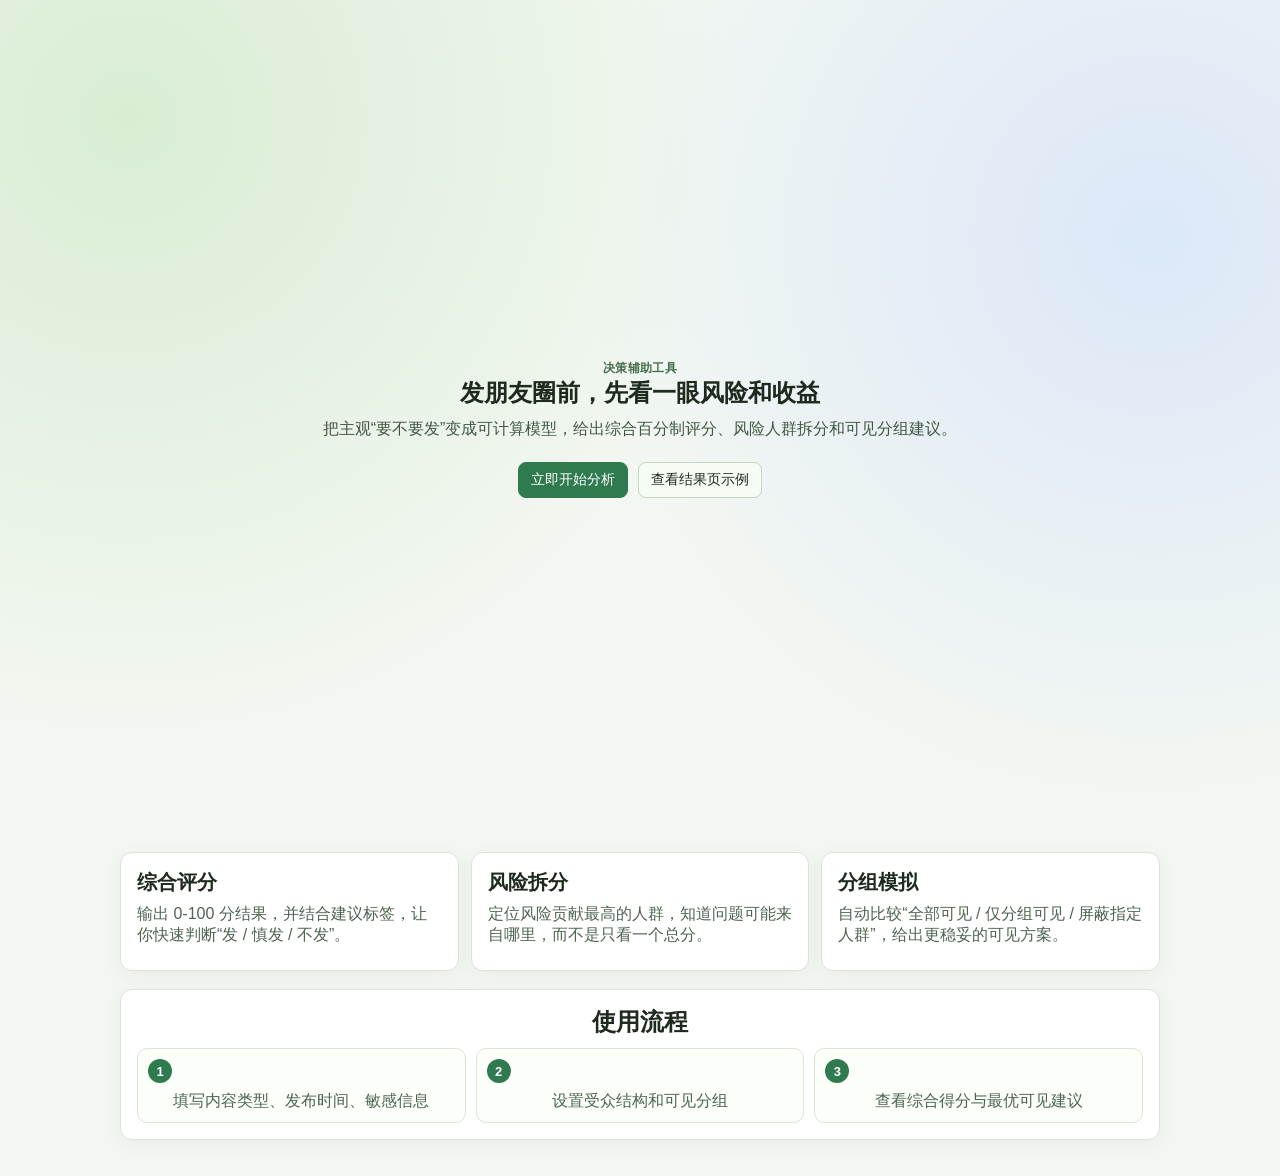
<file: templates/index.html>
<!doctype html>
<html lang="zh-CN">
  <head>
    <meta charset="UTF-8" />
    <meta name="viewport" content="width=device-width, initial-scale=1.0" />
    <title>微信朋友圈分析工具</title>
    <link rel="stylesheet" href="/static/style.css" />
  </head>
  <body class="home-page">
    <main class="container">
      <section class="landing hero">
        <p class="hero-kicker">决策辅助工具</p>
        <h1>发朋友圈前，先看一眼风险和收益</h1>
        <p class="hero-subtitle">把主观“要不要发”变成可计算模型，给出综合百分制评分、风险人群拆分和可见分组建议。</p>
        <div class="landing-actions dual">
          <a class="button-link primary-link" href="/start-analysis">立即开始分析</a>
          <a class="button-link" href="/analysis-result">查看结果页示例</a>
        </div>
      </section>

      <section class="landing-grid">
        <article class="card landing-feature">
          <h2>综合评分</h2>
          <p>输出 0-100 分结果，并结合建议标签，让你快速判断“发 / 慎发 / 不发”。</p>
        </article>
        <article class="card landing-feature">
          <h2>风险拆分</h2>
          <p>定位风险贡献最高的人群，知道问题可能来自哪里，而不是只看一个总分。</p>
        </article>
        <article class="card landing-feature">
          <h2>分组模拟</h2>
          <p>自动比较“全部可见 / 仅分组可见 / 屏蔽指定人群”，给出更稳妥的可见方案。</p>
        </article>
      </section>

      <section class="card landing-flow">
        <h2>使用流程</h2>
        <div class="flow-steps">
          <div class="flow-step">
            <span>1</span>
            <p>填写内容类型、发布时间、敏感信息</p>
          </div>
          <div class="flow-step">
            <span>2</span>
            <p>设置受众结构和可见分组</p>
          </div>
          <div class="flow-step">
            <span>3</span>
            <p>查看综合得分与最优可见建议</p>
          </div>
        </div>
      </section>
    </main>
  </body>
</html>
</file>
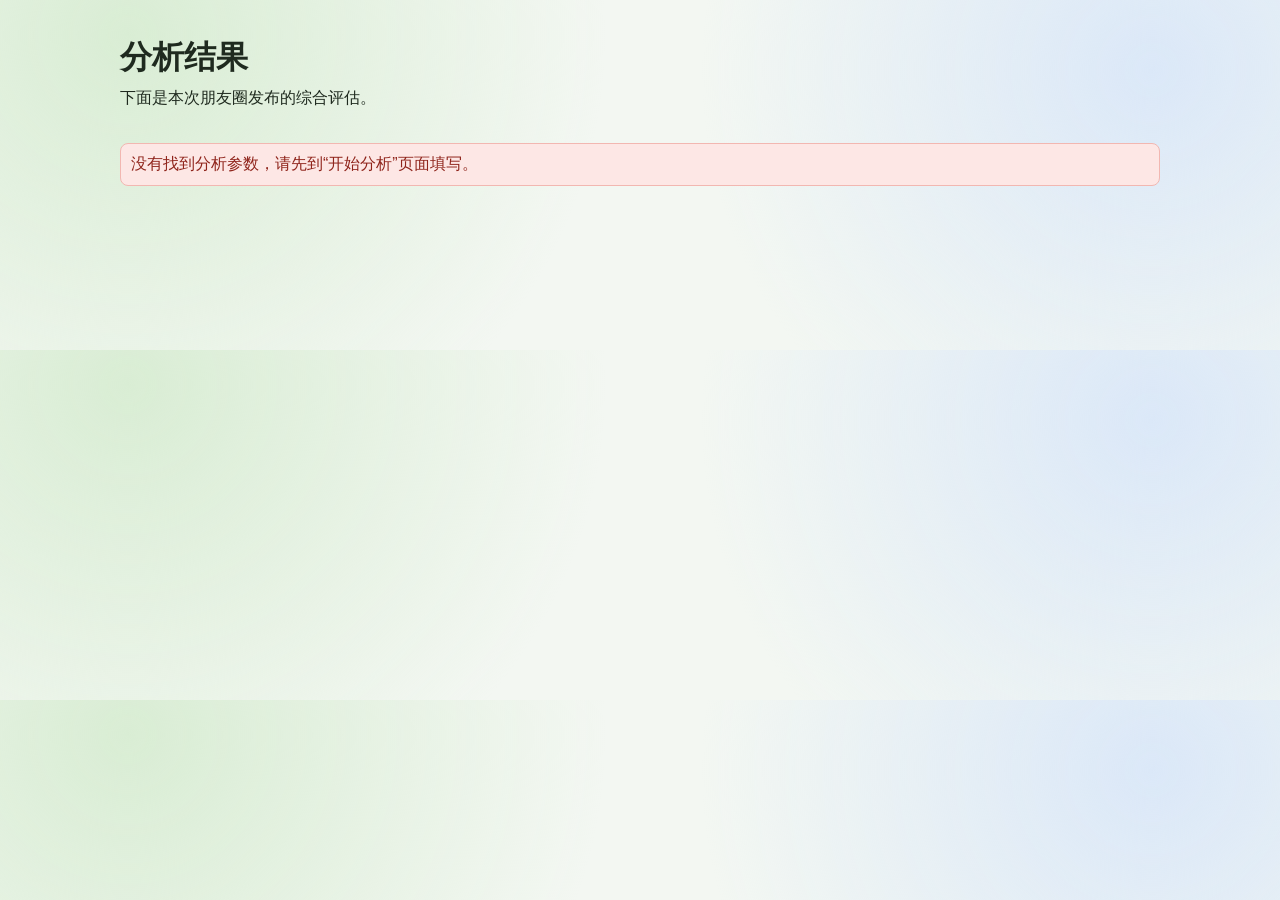
<file: templates/analysis_result.html>
<!doctype html>
<html lang="zh-CN">
  <head>
    <meta charset="UTF-8" />
    <meta name="viewport" content="width=device-width, initial-scale=1.0" />
    <title>分析结果 - 微信朋友圈分析工具</title>
    <link rel="stylesheet" href="/static/style.css" />
  </head>
  <body>
    <main class="container">
      <header>
        <h1>分析结果</h1>
        <p>下面是本次朋友圈发布的综合评估。</p>
      </header>

      <section class="card" id="resultCard" hidden>
        <h2>评估结果</h2>
        <div id="summary"></div>
        <h3>文案智能分析</h3>
        <div id="copyAnalysisCard" class="copy-analysis-card"></div>
        <h3>个性化参数校准</h3>
        <div id="personalizationCard" class="personalization-card"></div>
        <div class="personalization-actions">
          <button type="button" id="feedbackConservativeBtn">这次结果偏保守（实际更好）</button>
          <button type="button" id="feedbackOptimisticBtn">这次结果偏乐观（实际更差）</button>
          <button type="button" id="feedbackAccurateBtn">这次结果基本准确</button>
        </div>
        <p id="feedbackMessage" class="hint"></p>
        <h3>为什么是这个分数</h3>
        <div id="scoreExplanationList" class="explain-list"></div>
        <h3>参数锁定与方案对比（A/B）</h3>
        <div class="compare-actions">
          <button type="button" id="saveSlotABtn">保存当前为方案 A</button>
          <button type="button" id="saveSlotBBtn">保存当前为方案 B</button>
          <button type="button" id="applySlotABtn">应用方案 A</button>
          <button type="button" id="applySlotBBtn">应用方案 B</button>
          <button type="button" id="clearCompareBtn">清空对比</button>
        </div>
        <div class="compare-slot-info">
          <p id="slotAInfo">方案 A：未保存</p>
          <p id="slotBInfo">方案 B：未保存</p>
        </div>
        <table>
          <thead>
            <tr>
              <th>对比项</th>
              <th>方案 A</th>
              <th>方案 B</th>
              <th>差异（B-A）</th>
            </tr>
          </thead>
          <tbody id="compareBody"></tbody>
        </table>
        <h3>三维风险画像</h3>
        <div id="riskDimensionCards" class="risk-dimension-grid"></div>
        <h3>行动建议</h3>
        <div id="actionSuggestionList" class="suggestion-list"></div>
        <h3>风险贡献 Top 3</h3>
        <ul id="topRiskList"></ul>
        <div class="row-between">
          <h3>历史记录与趋势分析</h3>
          <button type="button" id="clearHistoryBtn">清空历史记录</button>
        </div>
        <p id="historyActionMessage" class="hint"></p>
        <div id="historySummary" class="history-summary"></div>
        <div class="history-grid">
          <article class="history-card">
            <h4>最近 N 次得分趋势</h4>
            <table>
              <thead>
                <tr>
                  <th>序号</th>
                  <th>得分</th>
                  <th>风险等级</th>
                </tr>
              </thead>
              <tbody id="historyTrendBody"></tbody>
            </table>
          </article>
          <article class="history-card">
            <h4>高风险标签统计</h4>
            <ul id="highRiskTagList"></ul>
          </article>
        </div>
        <h3>人群明细</h3>
        <table>
          <thead>
            <tr>
              <th>受众</th>
              <th>类型</th>
              <th>基线好处分</th>
              <th>基线风险分</th>
              <th>占比权重</th>
              <th>收益贡献</th>
              <th>风险贡献</th>
              <th>净效用</th>
            </tr>
          </thead>
          <tbody id="detailBody"></tbody>
        </table>
        <div class="pagination" id="detailPagination">
          <button type="button" id="detailPrevBtn">上一页</button>
          <span id="detailPageInfo">第 1 / 1 页</span>
          <button type="button" id="detailNextBtn">下一页</button>
        </div>
        <h3>分组可见方案对比</h3>
        <table>
          <thead>
            <tr>
              <th>方案</th>
              <th>评分</th>
              <th>建议</th>
            </tr>
          </thead>
          <tbody id="visibilityBody"></tbody>
        </table>
        <p id="bestScenarioText"></p>
        <div class="actions split-actions">
          <a class="button-link" href="/start-analysis">重新填写参数</a>
          <a class="button-link primary-link" href="/">返回首页</a>
        </div>
      </section>

      <p class="error" id="errorBox" hidden></p>
    </main>
    <script type="module" src="/static/js/main.js"></script>
  </body>
</html>
</file>
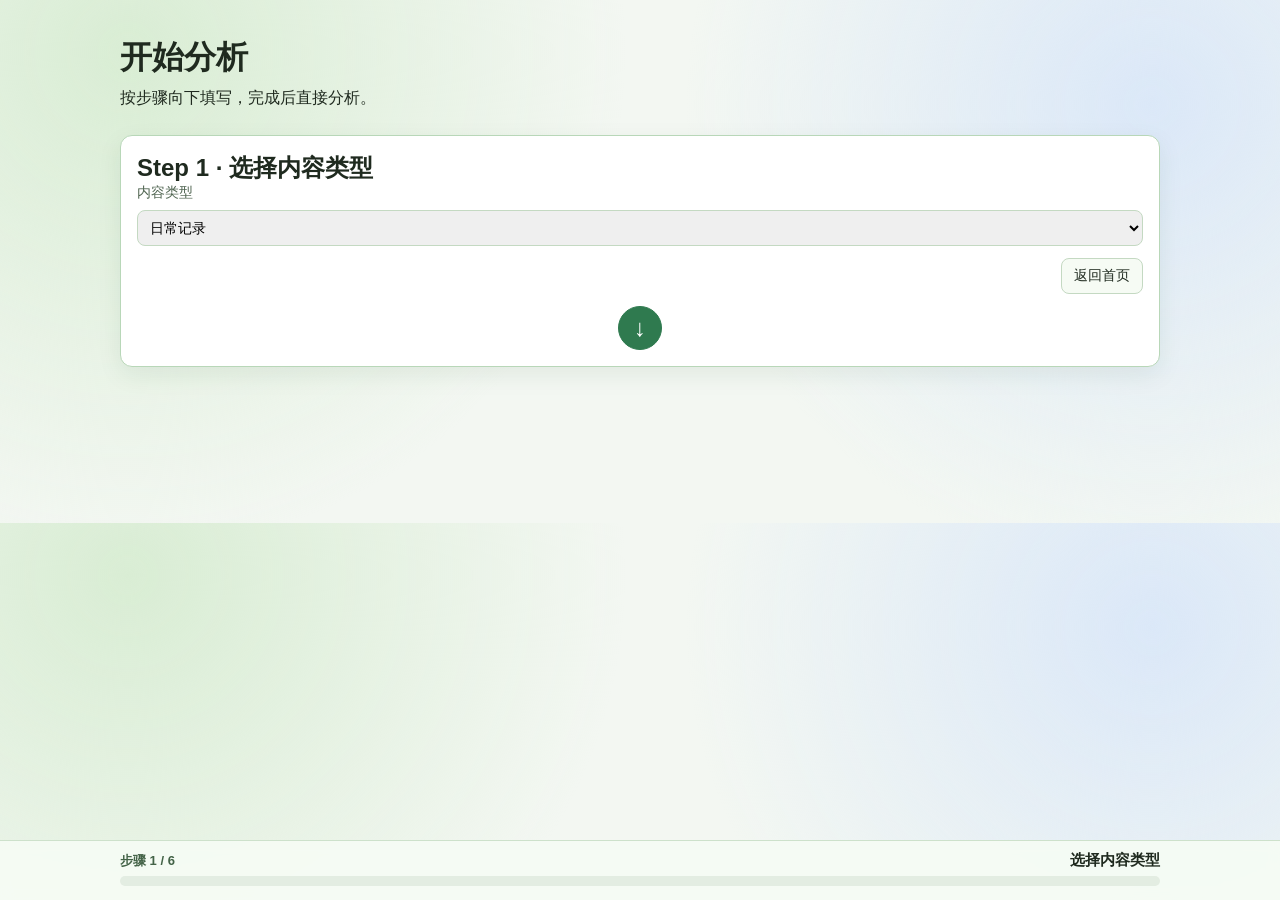
<file: templates/start_analysis.html>
<!doctype html>
<html lang="zh-CN">
  <head>
    <meta charset="UTF-8" />
    <meta name="viewport" content="width=device-width, initial-scale=1.0" />
    <title>开始分析 - 微信朋友圈分析工具</title>
    <link rel="stylesheet" href="/static/style.css" />
  </head>
  <body>
    <main class="container">
      <header>
        <h1>开始分析</h1>
        <p>按步骤向下填写，完成后直接分析。</p>
      </header>

      <section class="card step-section" data-step-section="1">
        <h2>Step 1 · 选择内容类型</h2>
        <label>
          内容类型
          <select id="contentType">
            <option value="daily">日常记录</option>
            <option value="achievement">成就展示</option>
            <option value="emotion">情绪表达</option>
            <option value="travel">旅游分享</option>
            <option value="fitness">健身打卡</option>
          </select>
        </label>
        <div class="actions">
          <a class="button-link" href="/">返回首页</a>
        </div>
        <div class="step-next-wrap">
          <button id="step1NextBtn" class="step-next-arrow" type="button" aria-label="下一步：发布时间">↓</button>
        </div>
      </section>

      <section class="card step-section" data-step-section="2" hidden>
        <h2>Step 2 · 选择发布时间</h2>
        <label>
          发布时间
          <select id="postingTime">
            <option value="morning">早晨（06:00-10:00）</option>
            <option value="daytime" selected>白天（10:00-18:00）</option>
            <option value="evening">晚间（18:00-23:00）</option>
            <option value="late_night">深夜（23:00-06:00）</option>
          </select>
        </label>
        <div class="step-next-wrap">
          <button id="step2NextBtn" class="step-next-arrow" type="button" aria-label="下一步：敏感信息">↓</button>
        </div>
      </section>

      <section class="card step-section" data-step-section="3" hidden>
        <h2>Step 3 · 选择敏感信息</h2>
        <fieldset class="sensitive-panel">
          <legend>敏感信息</legend>
          <p class="hint">先勾常见项；不常见标签可在“更多标签”里补充。</p>
          <div class="tags">
            <label class="tag-item"><input type="checkbox" value="money" /> 金钱</label>
            <label class="tag-item"><input type="checkbox" value="emotion" /> 强情绪</label>
            <label class="tag-item"><input type="checkbox" value="relationship" /> 关系信息</label>
            <label class="tag-item"><input type="checkbox" value="location" /> 定位行程</label>
            <label class="tag-item"><input type="checkbox" value="luxury" /> 奢侈消费</label>
            <label class="tag-item"><input type="checkbox" value="complaint" /> 吐槽抱怨</label>
          </div>
          <details class="extra-tags">
            <summary>更多标签</summary>
            <div class="tags">
              <label class="tag-item"><input type="checkbox" value="politics" /> 政治观点</label>
              <label class="tag-item"><input type="checkbox" value="work_confidential" /> 工作机密</label>
              <label class="tag-item"><input type="checkbox" value="health" /> 健康/病情</label>
              <label class="tag-item"><input type="checkbox" value="family_conflict" /> 家庭矛盾</label>
              <label class="tag-item"><input type="checkbox" value="children" /> 孩子信息</label>
              <label class="tag-item"><input type="checkbox" value="appearance" /> 外貌身材</label>
            </div>
          </details>
        </fieldset>
        <div class="step-next-wrap">
          <button id="step3NextBtn" class="step-next-arrow" type="button" aria-label="下一步：文案">↓</button>
        </div>
      </section>

      <section class="card step-section" data-step-section="4" hidden>
        <h2>Step 4 · 填写文案（可选）</h2>
        <label class="copy-input">
          朋友圈文案
          <textarea
            id="copyText"
            rows="6"
            placeholder="输入你准备发的文案，系统会自动评估情绪强度/炫耀程度/隐私强度并修正风险参数"
          ></textarea>
          <span class="hint">不输入也可以，系统会仅根据你勾选的敏感信息评估。</span>
        </label>
        <div class="step-next-wrap">
          <button id="step4NextBtn" class="step-next-arrow" type="button" aria-label="下一步：受众">↓</button>
        </div>
      </section>

      <section class="card step-section" data-step-section="5" hidden>
        <div class="row-between">
          <div class="title-with-help">
            <h2>Step 5 · 受众设置</h2>
            <details class="help-popover">
              <summary title="查看字段说明">?</summary>
              <div class="help-content">
                <h3>字段说明</h3>
                <p><strong>分组可见：</strong>用于“仅分组可见”模拟。勾选表示这类人会出现在该方案里；不勾选表示会被该方案排除。</p>
                <p><strong>大概占比：</strong>这类人群约占你朋友圈受众的比例，0.3 表示约 30%。</p>
                <p><strong>受众类型：</strong>算法会根据类型自动估算该人群的好处/风险基线。</p>
                <p><strong>关系敏感度：</strong>关系越复杂，风险越容易被放大。</p>
              </div>
            </details>
          </div>
          <button id="addAudience" type="button">+ 添加受众</button>
        </div>
        <p class="hint">拖动占比滑块设置比例；可通过“分组可见”控制受众范围。</p>
        <table>
          <thead>
            <tr>
              <th>受众名称</th>
              <th>大概占比（滑动）</th>
              <th>受众类型</th>
              <th>关系敏感度</th>
              <th title="仅用于“仅分组可见”方案：勾选=会被该方案看到">分组可见</th>
              <th></th>
            </tr>
          </thead>
          <tbody id="audienceBody"></tbody>
        </table>
        <div class="step-next-wrap">
          <button id="step5NextBtn" class="step-next-arrow" type="button" aria-label="下一步：可见与确认">↓</button>
        </div>
      </section>

      <section class="card step-section" data-step-section="6" hidden>
        <h2>Step 6 · 可见与确认</h2>
        <label>
          屏蔽哪些人群（用于“屏蔽指定人群”模拟，多个名称用逗号分隔）
          <input id="blockedAudienceInput" placeholder="如：不熟联系人, 前任" />
        </label>
        <div id="reviewSummary" class="review-summary"></div>
        <p id="draftStatus" class="hint"></p>
        <div class="actions split-actions">
          <button id="clearDraftBtn" type="button">清空草稿</button>
          <button id="startAnalysisBtn" class="primary" type="button">查看分析结果</button>
        </div>
      </section>

      <p class="error" id="errorBox" hidden></p>
    </main>
    <aside class="bottom-progress-dock" aria-live="polite">
      <div class="bottom-progress-head">
        <p id="wizardStepCount" class="wizard-step-count">步骤 1 / 6</p>
        <p id="wizardStepTitle" class="wizard-step-title">选择内容类型</p>
      </div>
      <div class="progress-track wizard-progress"><span id="progressBarFill" style="width: 0%"></span></div>
    </aside>
    <script type="module" src="/static/js/main.js"></script>
  </body>
</html>
</file>
<file: static/style.css>
:root {
  --bg: #f3f7f2;
  --card: #ffffff;
  --text: #1f2a1f;
  --muted: #4f6450;
  --line: #d9e5d8;
  --brand: #2f7a4f;
  --brand-strong: #1d5f3a;
  --danger: #b0392e;
}

* {
  box-sizing: border-box;
}

body {
  margin: 0;
  font-family: "Noto Sans SC", "PingFang SC", "Microsoft YaHei", sans-serif;
  background:
    radial-gradient(circle at 10% 10%, #d9edd4 0, transparent 40%),
    radial-gradient(circle at 90% 20%, #dbe8f8 0, transparent 38%),
    var(--bg);
  color: var(--text);
}

.container {
  width: min(1040px, 92vw);
  margin: 36px auto;
  display: grid;
  gap: 18px;
  padding-bottom: 120px;
}

.home-page .container {
  margin: 0 auto;
  padding: 24px 0 36px;
}

.landing {
  padding: 28px;
  text-align: center;
}

.landing-actions {
  margin-top: 14px;
}

.landing.hero {
  background: transparent;
  padding: 0;
  min-height: calc(100vh - 90px);
  display: flex;
  flex-direction: column;
  justify-content: center;
}

.hero-kicker {
  margin: 0;
  color: #456e4d;
  font-size: 12px;
  font-weight: 700;
  letter-spacing: 0.04em;
}

.hero-subtitle {
  margin-top: 10px;
  color: #415743;
  max-width: 760px;
  margin-left: auto;
  margin-right: auto;
}

.landing-actions.dual {
  display: flex;
  gap: 10px;
  flex-wrap: wrap;
  justify-content: center;
}

.landing-grid {
  display: grid;
  gap: 12px;
  grid-template-columns: repeat(3, minmax(0, 1fr));
  align-items: stretch;
}

.landing-feature h2 {
  font-size: 20px;
}

.landing-feature p {
  color: #4e6450;
  margin-top: 8px;
}

.landing-flow h2 {
  margin-bottom: 10px;
  text-align: center;
}

.flow-steps {
  display: grid;
  grid-template-columns: repeat(3, minmax(0, 1fr));
  gap: 10px;
}

.flow-step {
  border: 1px solid #d9e6d8;
  border-radius: 10px;
  padding: 10px;
  background: #fbfef9;
}

.flow-step span {
  display: inline-grid;
  place-items: center;
  width: 24px;
  height: 24px;
  border-radius: 999px;
  background: #2f7a4f;
  color: #fff;
  font-size: 13px;
  font-weight: 700;
}

.flow-step p {
  margin: 8px 0 0;
  color: #4e6450;
  text-align: center;
}

h1,
h2,
h3,
legend {
  margin: 0;
}

p {
  margin: 8px 0;
}

.hint {
  color: var(--muted);
  font-size: 13px;
  margin: 0 0 10px;
}

.card {
  background: var(--card);
  border: 1px solid var(--line);
  border-radius: 12px;
  padding: 16px;
  box-shadow: 0 5px 20px rgba(22, 50, 24, 0.05);
}

.compact-card {
  padding: 12px 14px;
}

.progress-track {
  height: 10px;
  border-radius: 999px;
  background: #e3ede2;
  overflow: hidden;
  margin-bottom: 8px;
}

.progress-track span {
  display: block;
  height: 100%;
  border-radius: inherit;
  background: linear-gradient(90deg, #8bc29a, #2f7a4f);
  transition: width 160ms ease;
}

.wizard-progress {
  margin-bottom: 10px;
}

.wizard-headline {
  display: flex;
  align-items: baseline;
  justify-content: space-between;
  gap: 10px;
}

.wizard-step-count {
  margin: 0;
  font-size: 13px;
  color: #436347;
  font-weight: 700;
}

.wizard-step-title {
  margin: 0;
  font-size: 15px;
  color: #1f2a1f;
  font-weight: 700;
}

.wizard-meta {
  margin-top: 8px;
  display: flex;
  align-items: center;
  justify-content: space-between;
  gap: 8px;
}

.wizard-meta .hint {
  margin: 0;
}

.active-step {
  border-color: #b8d7b8;
  box-shadow: 0 8px 24px rgba(28, 72, 41, 0.08);
}

.extra-tags {
  margin-top: 10px;
}

.extra-tags > summary {
  cursor: pointer;
  color: #3f5e44;
  font-size: 13px;
  user-select: none;
}

.extra-tags > div {
  margin-top: 8px;
}

.review-summary {
  border: 1px solid #dbe9da;
  border-radius: 10px;
  padding: 10px 12px;
  background: #fcfffb;
}

.review-summary p {
  margin: 6px 0;
  font-size: 14px;
  color: #425744;
}

.bottom-progress-dock {
  position: fixed;
  left: 0;
  right: 0;
  bottom: 0;
  z-index: 20;
  padding: 10px 16px 14px;
  background: rgba(245, 251, 244, 0.96);
  border-top: 1px solid #cde1cb;
  backdrop-filter: blur(6px);
}

.bottom-progress-head {
  width: min(1040px, 92vw);
  margin: 0 auto 6px;
  display: flex;
  align-items: baseline;
  justify-content: space-between;
  gap: 8px;
}

.bottom-progress-dock .progress-track {
  width: min(1040px, 92vw);
  margin: 0 auto;
}

.help-popover {
  position: relative;
  z-index: 3;
}

.help-popover > summary {
  list-style: none;
  width: 26px;
  height: 26px;
  border-radius: 999px;
  border: 1px solid #b8d0b7;
  background: #f4faf2;
  color: var(--brand-strong);
  font-weight: 700;
  display: grid;
  place-items: center;
  cursor: pointer;
  user-select: none;
}

.help-popover > summary::-webkit-details-marker {
  display: none;
}

.help-content {
  position: absolute;
  left: 0;
  top: calc(100% + 8px);
  width: min(420px, 78vw);
  background: #ffffff;
  border: 1px solid #cfe1cd;
  border-radius: 10px;
  padding: 10px 12px;
  box-shadow: 0 10px 30px rgba(22, 50, 24, 0.15);
}

.title-with-help {
  display: flex;
  align-items: center;
  gap: 8px;
}

.help-content h3 {
  margin: 0 0 6px;
  font-size: 14px;
}

.help-content p {
  margin: 6px 0;
  font-size: 13px;
  color: var(--muted);
}

.grid-2 {
  display: grid;
  grid-template-columns: 1fr 1fr;
  gap: 12px;
}

.row-between {
  display: flex;
  align-items: center;
  justify-content: space-between;
  margin-bottom: 12px;
}

label,
fieldset {
  display: grid;
  gap: 8px;
  color: var(--muted);
  font-size: 14px;
}

input[type="checkbox"] {
  width: 16px;
  height: 16px;
}

fieldset {
  border: 1px dashed var(--line);
  border-radius: 10px;
  padding: 10px;
}

.sensitive-panel {
  grid-column: 1 / -1;
  background: #fbfef9;
}

.copy-input {
  grid-column: 1 / -1;
}

.copy-input textarea {
  resize: vertical;
  min-height: 100px;
}

.sensitive-panel .hint {
  margin: 2px 0 8px;
}

.tags {
  display: grid;
  grid-template-columns: repeat(auto-fit, minmax(150px, 1fr));
  gap: 8px;
}

.tag-item {
  display: flex;
  align-items: center;
  gap: 8px;
  padding: 8px 10px;
  border: 1px solid #dbe8d9;
  border-radius: 8px;
  background: #ffffff;
  color: #324733;
  font-size: 13px;
}

input,
select,
button {
  border: 1px solid #c4d9c2;
  border-radius: 8px;
  padding: 8px;
  font-size: 14px;
}

.button-link {
  display: inline-block;
  border: 1px solid #c4d9c2;
  border-radius: 8px;
  padding: 8px 12px;
  font-size: 14px;
  text-decoration: none;
  color: var(--text);
  background: #f6fbf4;
}

.button-link:hover {
  border-color: #9cbc98;
}

.button-link.primary-link {
  background: var(--brand);
  border-color: var(--brand);
  color: #fff;
}

.button-link.primary-link:hover {
  background: var(--brand-strong);
}

table {
  width: 100%;
  border-collapse: collapse;
  font-size: 14px;
}

th,
td {
  border-bottom: 1px solid #edf3ec;
  padding: 8px;
  text-align: left;
}

.ratio-cell {
  display: flex;
  align-items: center;
  gap: 10px;
}

.ratio-cell input[type="range"] {
  width: 150px;
  accent-color: #2f7a4f;
}

.ratio-value {
  min-width: 44px;
  font-weight: 600;
  color: #2e5b34;
}

button {
  cursor: pointer;
  background: #f6fbf4;
}

button:hover {
  border-color: #9cbc98;
}

button.primary {
  background: var(--brand);
  color: #fff;
  border-color: var(--brand);
}

button.primary:hover {
  background: var(--brand-strong);
}

button.danger {
  color: var(--danger);
}

.actions {
  margin-top: 12px;
  display: flex;
  justify-content: flex-end;
}

.actions.split-actions {
  justify-content: space-between;
  align-items: center;
}

.step-next-wrap {
  margin-top: 12px;
  display: flex;
  justify-content: center;
}

.step-next-wrap[hidden] {
  display: none !important;
}

.step-next-arrow {
  width: 44px;
  height: 44px;
  border-radius: 999px;
  border: 1px solid var(--brand);
  background: var(--brand);
  color: #ffffff;
  display: grid;
  place-items: center;
  padding: 0;
  font-size: 24px;
  line-height: 1;
}

.step-next-arrow:hover {
  background: var(--brand-strong);
  border-color: var(--brand-strong);
}

.pagination {
  margin-top: 10px;
  display: flex;
  align-items: center;
  justify-content: flex-end;
  gap: 8px;
}

.pagination span {
  min-width: 90px;
  text-align: center;
  color: #4f6450;
  font-size: 13px;
}

.compare-actions {
  display: flex;
  flex-wrap: wrap;
  gap: 8px;
  margin-bottom: 8px;
}

.compare-slot-info {
  display: grid;
  gap: 4px;
  margin-bottom: 8px;
}

.compare-slot-info p {
  margin: 0;
  font-size: 13px;
  color: #4f6450;
}

.explain-list {
  display: grid;
  gap: 8px;
  margin-bottom: 10px;
}

.copy-analysis-card {
  border: 1px solid #d8e5d7;
  border-radius: 10px;
  background: #f7fcf5;
  padding: 10px 12px;
  margin-bottom: 10px;
}

.copy-analysis-title {
  margin: 0;
  font-size: 14px;
  font-weight: 700;
  color: #274f31;
}

.copy-analysis-hint {
  margin: 6px 0;
  font-size: 13px;
  color: #4f6450;
}

.copy-analysis-levels {
  margin: 8px 0;
  padding-left: 18px;
  color: #3f5742;
  font-size: 13px;
}

.copy-analysis-tags {
  margin: 6px 0 0;
  font-size: 13px;
  color: #4f6450;
}

.history-summary {
  border: 1px solid #d8e5d7;
  border-radius: 10px;
  background: #fbfef9;
  padding: 10px 12px;
  margin-bottom: 10px;
}

.history-summary p {
  margin: 4px 0;
  font-size: 13px;
  color: #4f6450;
}

.history-grid {
  display: grid;
  grid-template-columns: 1fr 1fr;
  gap: 10px;
  margin-bottom: 10px;
}

.history-card {
  border: 1px solid #d8e5d7;
  border-radius: 10px;
  background: #ffffff;
  padding: 10px;
}

.history-card h4 {
  margin: 0 0 8px;
  font-size: 14px;
  color: #315238;
}

.personalization-card {
  border: 1px solid #d8e5d7;
  border-radius: 10px;
  background: #fbfef9;
  padding: 10px 12px;
  margin-bottom: 8px;
}

.personalization-card p {
  margin: 4px 0;
  font-size: 13px;
  color: #4f6450;
}

.personalization-actions {
  display: flex;
  flex-wrap: wrap;
  gap: 8px;
  margin-bottom: 8px;
}

.explain-item {
  border: 1px solid #d8e5d7;
  border-radius: 10px;
  background: #fbfef9;
  padding: 10px 12px;
}

.explain-name {
  margin: 0;
  font-size: 14px;
  font-weight: 700;
  color: #274f31;
}

.explain-meta {
  margin: 5px 0 0;
  font-size: 12px;
  color: #567258;
}

.explain-detail {
  margin: 4px 0 8px;
  font-size: 13px;
  color: #4f6450;
}

.explain-track {
  height: 8px;
  border-radius: 999px;
  background: #e2ece1;
  overflow: hidden;
}

.explain-track span {
  display: block;
  height: 100%;
  border-radius: inherit;
  background: linear-gradient(90deg, #9fc8a4, #3a8a54);
}

.summary {
  border-radius: 10px;
  padding: 14px;
  margin-bottom: 12px;
}

.summary.safe {
  background: #e7f6e8;
  border: 1px solid #9bc9a1;
  --score-color: #2f7a4f;
}

.summary.warning {
  background: #fff6e8;
  border: 1px solid #f0d39e;
  --score-color: #b57a15;
}

.summary.danger {
  background: #fdeceb;
  border: 1px solid #f0b7b0;
  --score-color: #b0392e;
}

.risk-dimension-grid {
  display: grid;
  grid-template-columns: repeat(3, minmax(0, 1fr));
  gap: 10px;
  margin-bottom: 10px;
}

.risk-dimension-card {
  border: 1px solid #d8e5d7;
  border-radius: 10px;
  padding: 10px;
  background: #fbfef9;
}

.risk-dimension-label {
  margin: 0;
  font-size: 14px;
  color: #3e5841;
}

.risk-dimension-percent {
  margin: 6px 0 2px;
  font-size: 28px;
  line-height: 1;
  font-weight: 800;
  color: var(--brand-strong);
}

.risk-dimension-value {
  margin: 0 0 8px;
  font-size: 12px;
  color: #5a6d5d;
}

.risk-dimension-track {
  height: 8px;
  border-radius: 999px;
  background: #e2ece1;
  overflow: hidden;
}

.risk-dimension-track span {
  display: block;
  height: 100%;
  border-radius: inherit;
  background: linear-gradient(90deg, #76b584, #2f7a4f);
}

.suggestion-list {
  display: grid;
  gap: 8px;
  margin-bottom: 10px;
}

.suggestion-card {
  border: 1px solid #d6e3d4;
  border-radius: 10px;
  background: #f8fcf7;
  padding: 10px 12px;
}

.suggestion-title {
  margin: 0;
  font-size: 14px;
  font-weight: 700;
  color: #264e31;
  display: flex;
  align-items: center;
  justify-content: space-between;
  gap: 8px;
}

.suggestion-detail {
  margin: 5px 0 0;
  font-size: 13px;
  color: #4f6450;
}

.delta-chip {
  display: inline-block;
  border-radius: 999px;
  padding: 2px 8px;
  font-size: 12px;
  font-weight: 700;
  background: #dbf1dd;
  color: #1f6a3f;
  white-space: nowrap;
}

.apply-suggestion-btn {
  margin-top: 8px;
  border: 1px solid #9fc5a3;
  background: #ffffff;
  color: #225635;
  border-radius: 8px;
  padding: 6px 10px;
  font-size: 13px;
  font-weight: 600;
}

.apply-suggestion-btn:hover {
  border-color: #6fa978;
  background: #f3fbf2;
}

.score-hero {
  display: flex;
  align-items: center;
  gap: 18px;
}

.score-ring {
  --score: 0;
  width: 148px;
  height: 148px;
  border-radius: 50%;
  background: conic-gradient(var(--score-color) calc(var(--score) * 1%), #dbe6db 0);
  display: grid;
  place-items: center;
  flex-shrink: 0;
}

.score-ring-inner {
  width: 116px;
  height: 116px;
  border-radius: 50%;
  background: #ffffff;
  display: grid;
  place-items: center;
  box-shadow: inset 0 0 0 1px #e5eee4;
}

.score-value {
  font-size: 38px;
  line-height: 1;
  font-weight: 800;
  color: var(--score-color);
}

.score-unit {
  margin-top: -4px;
  font-size: 13px;
  color: #5f6f60;
}

.score-meta {
  display: grid;
  gap: 4px;
}

.score-meta p {
  margin: 0;
}

.score-title {
  font-size: 20px;
  font-weight: 700;
  color: #1f2a1f;
}

.suggestion-badge {
  display: inline-block;
  border-radius: 999px;
  padding: 5px 10px;
  font-size: 13px;
  font-weight: 700;
}

.suggestion-badge.safe {
  background: #dbf1dd;
  color: #1f6a3f;
}

.suggestion-badge.warning {
  background: #fff0d5;
  color: #8b5d0d;
}

.suggestion-badge.danger {
  background: #fde1de;
  color: #9c2b22;
}

.error {
  color: #8f241b;
  background: #fde7e5;
  border: 1px solid #f2b7b1;
  border-radius: 8px;
  padding: 10px;
}

#bestScenarioText {
  margin-top: 8px;
  color: var(--brand-strong);
  font-weight: 600;
}

@media (max-width: 880px) {
  .wizard-headline {
    flex-direction: column;
    align-items: flex-start;
  }

  .wizard-meta {
    flex-direction: column;
    align-items: flex-start;
  }

  .bottom-progress-head {
    flex-direction: column;
    align-items: flex-start;
    gap: 2px;
  }

  .grid-2 {
    grid-template-columns: 1fr;
  }

  .tags {
    grid-template-columns: 1fr;
  }

  .landing-grid,
  .flow-steps {
    grid-template-columns: 1fr;
  }

  .risk-dimension-grid {
    grid-template-columns: 1fr;
  }

  .history-grid {
    grid-template-columns: 1fr;
  }

  .landing.hero {
    min-height: calc(100vh - 50px);
  }

  .score-hero {
    flex-direction: column;
    align-items: flex-start;
  }

  .pagination {
    justify-content: flex-start;
  }

  .compare-actions {
    flex-direction: column;
    align-items: flex-start;
  }

  table,
  thead,
  tbody,
  th,
  td,
  tr {
    display: block;
  }

  thead {
    display: none;
  }

  tr {
    border: 1px solid var(--line);
    border-radius: 8px;
    margin-bottom: 10px;
    padding: 8px;
  }

  td {
    border: 0;
    padding: 6px 0;
  }
}
</file>
